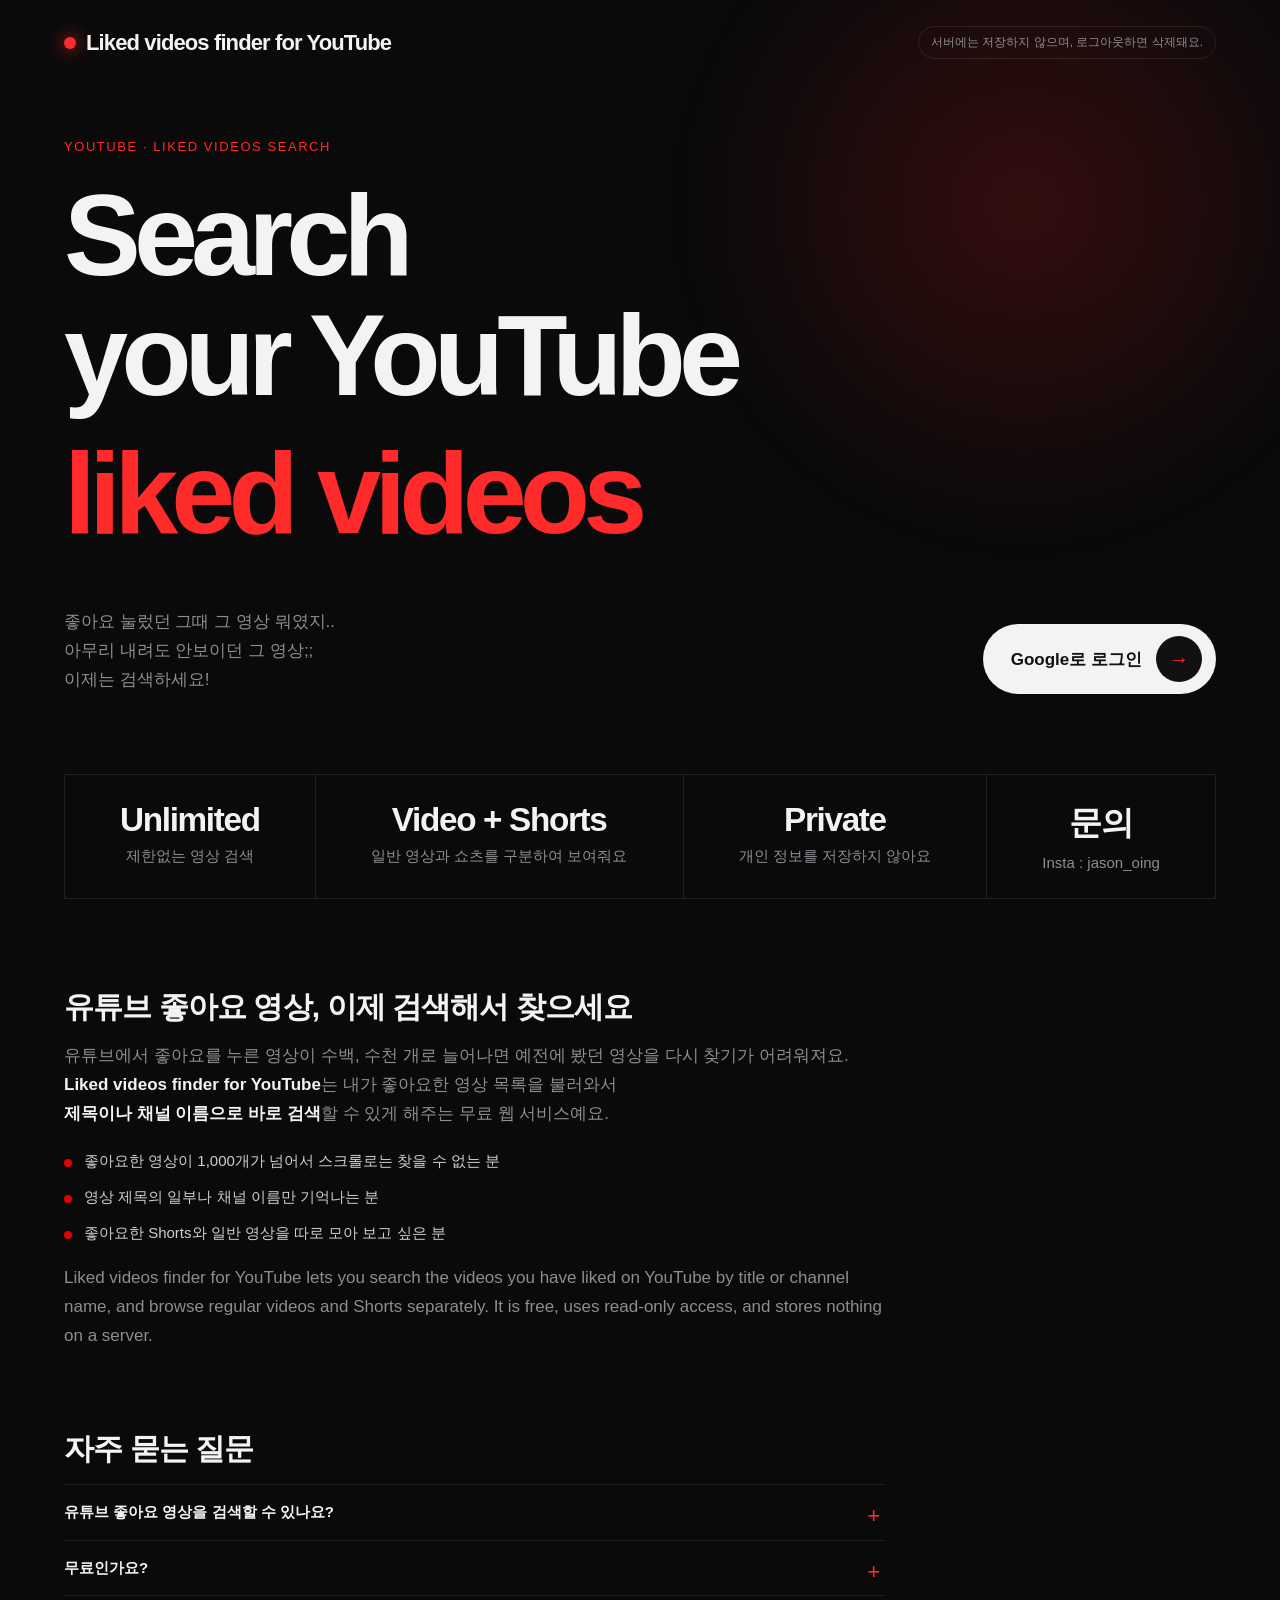
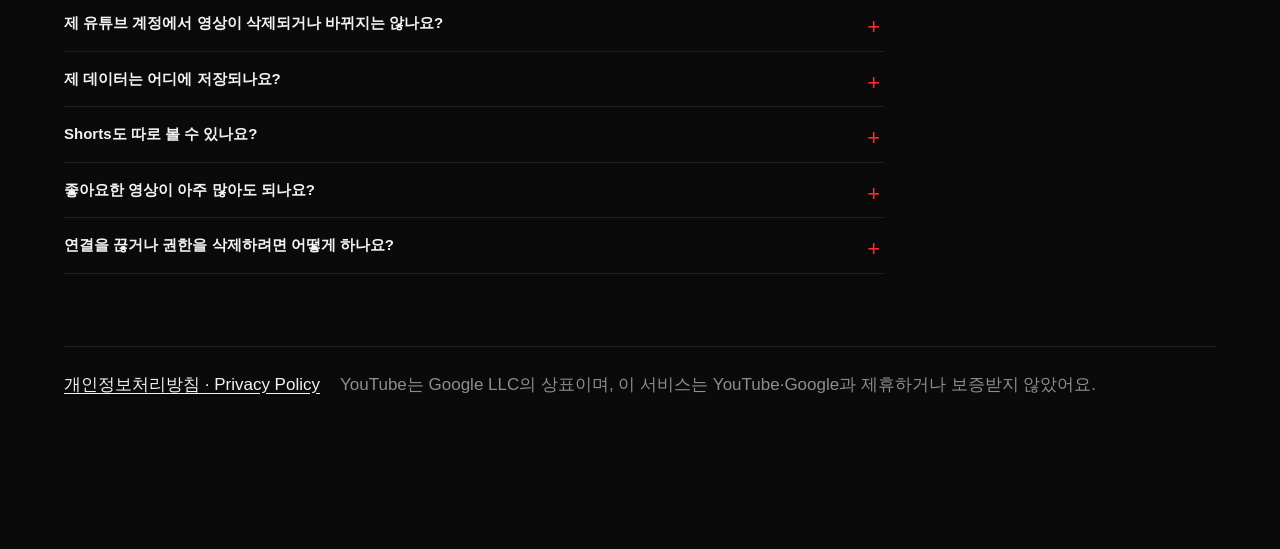
<file: index.html>
<!DOCTYPE html>
<html lang="ko">
<head>
<meta charset="UTF-8" />
<meta name="viewport" content="width=device-width, initial-scale=1.0, viewport-fit=cover" />
<title>Liked videos finder for YouTube – 유튜브 좋아요 영상 검색</title>
<meta name="description" content="유튜브에서 좋아요 누른 영상을 제목·채널명으로 바로 검색하세요. 좋아요가 1,000개가 넘어도 OK. 일반 영상과 Shorts를 나눠 보고, 서버에는 저장하지 않는 무료 서비스예요." />
<link rel="canonical" href="https://likedfinder.com/" />
<meta name="robots" content="index, follow, max-image-preview:large" />
<meta name="theme-color" content="#0a0a0b" />
<meta name="naver-site-verification" content="8fb00585dfeced200c95c1d21e68a49199a536db" />
<link rel="icon" type="image/png" sizes="48x48" href="favicon-48.png" />
<link rel="icon" type="image/png" sizes="192x192" href="icon-192.png" />
<link rel="apple-touch-icon" href="apple-touch-icon.png" />
<meta property="og:type" content="website" />
<meta property="og:site_name" content="Liked videos finder for YouTube" />
<meta property="og:locale" content="ko_KR" />
<meta property="og:title" content="Liked videos finder for YouTube – 유튜브 좋아요 영상 검색" />
<meta property="og:description" content="유튜브에서 좋아요 누른 영상을 제목·채널명으로 바로 검색하세요. 무료, 서버에 저장하지 않아요." />
<meta property="og:url" content="https://likedfinder.com/" />
<meta property="og:image" content="https://likedfinder.com/og-image.png" />
<meta property="og:image:width" content="1200" />
<meta property="og:image:height" content="630" />
<meta property="og:image:alt" content="Liked videos finder for YouTube – 유튜브 좋아요 영상 검색" />
<meta name="twitter:card" content="summary_large_image" />
<meta name="twitter:title" content="Liked videos finder for YouTube – 유튜브 좋아요 영상 검색" />
<meta name="twitter:description" content="유튜브에서 좋아요 누른 영상을 제목·채널명으로 바로 검색하세요. 무료, 서버에 저장하지 않아요." />
<meta name="twitter:image" content="https://likedfinder.com/og-image.png" />
<script type="application/ld+json">
{
  "@context": "https://schema.org",
  "@type": "WebApplication",
  "name": "Liked videos finder for YouTube",
  "alternateName": "유튜브 좋아요 영상 검색",
  "url": "https://likedfinder.com/",
  "description": "유튜브에서 좋아요 누른 영상을 제목·채널명으로 바로 검색하세요. 좋아요가 1,000개가 넘어도 OK. 일반 영상과 Shorts를 나눠 보고, 서버에는 저장하지 않는 무료 서비스예요.",
  "applicationCategory": "UtilitiesApplication",
  "operatingSystem": "Any (web browser)",
  "inLanguage": [
    "ko",
    "en"
  ],
  "isAccessibleForFree": true,
  "image": "https://likedfinder.com/og-image.png",
  "offers": {
    "@type": "Offer",
    "price": "0",
    "priceCurrency": "KRW"
  }
}
</script>
<link rel="stylesheet" href="styles.css" />
<script src="https://accounts.google.com/gsi/client" async defer></script>
</head>
<body>
  <div class="app">

    <header class="top">
      <div class="logo">Liked videos finder for YouTube</div>
      <span class="tag">서버에는 저장하지 않으며, 로그아웃하면 삭제돼요.</span>
    </header>

    <!-- ===== 설정(클라이언트 ID 입력) 화면 ===== -->
    <section id="screen-setup" class="screen active">
      <div class="wrap narrow">
        <div class="kicker">Setup</div>
        <h2 class="page-title">처음 한 번만<br /><span class="outline">설정하세요</span></h2>
        <ol class="setup-steps">
          <li><a href="https://console.cloud.google.com/apis/library/youtube.googleapis.com" target="_blank" rel="noopener">Google Cloud Console</a>에서 프로젝트를 만들고 <b>YouTube Data API v3</b>를 사용 설정하세요.</li>
          <li><a href="https://console.cloud.google.com/apis/credentials" target="_blank" rel="noopener">사용자 인증 정보</a> 메뉴에서 <b>OAuth 클라이언트 ID</b>(웹 애플리케이션)를 만드세요.</li>
          <li>승인된 자바스크립트 원본에 <code id="originHint">http://localhost:4174</code> 를 추가하세요.</li>
          <li>발급된 <b>클라이언트 ID</b>를 아래에 붙여넣으세요.</li>
        </ol>
        <input type="text" id="clientIdInput" class="text-input" placeholder="xxxxxxxx.apps.googleusercontent.com" />
        <p class="hint-text">클라이언트 ID는 이 브라우저에만 저장되며 외부로 전송되지 않아요.</p>
        <button type="button" id="saveClientIdBtn" class="primary-btn" disabled>저장하고 시작하기</button>
      </div>
    </section>

    <!-- ===== 로그인 화면 ===== -->
    <section id="screen-login" class="screen">
      <div class="wrap hero">
        <div class="kicker">YouTube · Liked videos search</div>
        <h1 class="mega">Search<br />your YouTube<br /><span class="red">liked videos</span></h1>
        <div class="hero-row">
          <p>좋아요 눌렀던 그때 그 영상 뭐였지..<br />아무리 내려도 안보이던 그 영상;;<br />이제는 검색하세요!</p>
          <button type="button" id="loginBtn" class="login-btn">Google로 로그인 <i>→</i></button>
        </div>
        <div class="stats">
          <div><b>Unlimited</b><span>제한없는 영상 검색</span></div>
          <div><b>Video + Shorts</b><span>일반 영상과 쇼츠를 구분하여 보여줘요</span></div>
          <div><b>Private</b><span>개인 정보를 저장하지 않아요</span></div>
          <div><b>문의</b><span>Insta : jason_oing</span></div>
        </div>
        <div class="seo">
          <section class="seo-block" aria-labelledby="seo-about">
            <h2 id="seo-about">유튜브 좋아요 영상, 이제 검색해서 찾으세요</h2>
            <p>
              유튜브에서 좋아요를 누른 영상이 수백, 수천 개로 늘어나면 예전에 봤던 영상을 다시 찾기가 어려워져요.<br />
              <b>Liked videos finder for YouTube</b>는 내가 좋아요한 영상 목록을 불러와서<br />
              <b>제목이나 채널 이름으로 바로 검색</b>할 수 있게 해주는 무료 웹 서비스예요.
            </p>
            <ul class="seo-list">
              <li>좋아요한 영상이 1,000개가 넘어서 스크롤로는 찾을 수 없는 분</li>
              <li>영상 제목의 일부나 채널 이름만 기억나는 분</li>
              <li>좋아요한 Shorts와 일반 영상을 따로 모아 보고 싶은 분</li>
            </ul>
            <p lang="en" class="seo-en">
              Liked videos finder for YouTube lets you search the videos you have liked on YouTube by title or channel name,
              and browse regular videos and Shorts separately. It is free, uses read-only access, and stores nothing on a server.
            </p>
          </section>

          <section class="seo-block" aria-labelledby="seo-faq">
            <h2 id="seo-faq">자주 묻는 질문</h2>
            <details>
              <summary>유튜브 좋아요 영상을 검색할 수 있나요?</summary>
              <p>네. 로그인하면 ‘좋아요 표시한 동영상’ 전체 목록을 불러와서 제목과 채널 이름으로 검색할 수 있어요. 목록이 길어서 원하는 영상을 찾기 어려웠다면 이 서비스가 도움이 돼요.</p>
            </details>
            <details>
              <summary>무료인가요?</summary>
              <p>네, 무료예요.</p>
            </details>
            <details>
              <summary>제 유튜브 계정에서 영상이 삭제되거나 바뀌지는 않나요?</summary>
              <p>아니요. YouTube 계정을 읽기만 하는 권한(<code>youtube.readonly</code>) 하나만 요청하고, 영상 삭제·수정·댓글·구독 같은 권한은 요청하지 않아요.</p>
            </details>
            <details>
              <summary>제 데이터는 어디에 저장되나요?</summary>
              <p>서버에는 저장하지 않아요. 불러온 목록은 내 브라우저에만 임시로 보관되고, 로그아웃하면 삭제돼요. 자세한 내용은 <a href="privacy.html">개인정보처리방침</a>에서 확인할 수 있어요.</p>
            </details>
            <details>
              <summary>Shorts도 따로 볼 수 있나요?</summary>
              <p>네. 목록 위의 ‘일반 영상’, ‘Shorts’ 탭으로 나눠서 볼 수 있어요.</p>
            </details>
            <details>
              <summary>좋아요한 영상이 아주 많아도 되나요?</summary>
              <p>네, 1,000개가 넘어도 사용할 수 있어요. 처음 불러올 때는 영상 수에 따라 몇십 초가 걸릴 수 있어요.</p>
            </details>
            <details>
              <summary>연결을 끊거나 권한을 삭제하려면 어떻게 하나요?</summary>
              <p>서비스 안의 ‘로그아웃’을 누르면 권한이 취소되고 저장된 데이터가 삭제돼요. <a href="https://myaccount.google.com/permissions" target="_blank" rel="noopener">Google 계정의 서드파티 액세스 설정</a>에서도 언제든 삭제할 수 있어요.</p>
            </details>
          </section>
        </div>

        <p class="legal">
          <a href="privacy.html">개인정보처리방침 · Privacy Policy</a>
          <span>YouTube는 Google LLC의 상표이며, 이 서비스는 YouTube·Google과 제휴하거나 보증받지 않았어요.</span>
        </p>
      </div>
    </section>

    <!-- ===== 메인(검색) 화면 ===== -->
    <section id="screen-main" class="screen">
      <div class="wrap">
        <div class="lib-top">
          <h2 class="page-title">Liked<br />videos</h2>
          <div class="big">
            <b id="resultNum">0</b>
            <span id="resultCount"></span>
            <span class="sync-status" id="syncStatus">아직 동기화하지 않았어요</span>
          </div>
        </div>

        <div class="bar">
          <label class="search">
            <span aria-hidden="true">⌕</span>
            <input type="text" id="searchInput" placeholder="제목 또는 채널명으로 검색" />
          </label>
          <label class="sel-wrap">
            <span class="sel-text" id="channelFilterText">모든 채널</span><svg class="sel-arrow" viewBox="0 0 12 8" width="12" height="8" aria-hidden="true"><path d="M1 1.5l5 5 5-5" fill="none" stroke="currentColor" stroke-width="1.8" stroke-linecap="round" stroke-linejoin="round"/></svg>
            <select id="channelFilter" class="sel" aria-label="채널 필터">
              <option value="">모든 채널</option>
            </select>
          </label>
          <label class="sel-wrap">
            <span class="sel-text" id="sortSelectText">최근 좋아요순</span><svg class="sel-arrow" viewBox="0 0 12 8" width="12" height="8" aria-hidden="true"><path d="M1 1.5l5 5 5-5" fill="none" stroke="currentColor" stroke-width="1.8" stroke-linecap="round" stroke-linejoin="round"/></svg>
            <select id="sortSelect" class="sel" aria-label="정렬">
              <option value="recent">최근 좋아요순</option>
              <option value="oldest">오래된 좋아요순</option>
              <option value="title">제목순</option>
              <option value="channel">채널순</option>
            </select>
          </label>
        </div>

        <div class="kind-tabs" id="kindTabs" role="tablist" aria-label="영상 종류">
          <button type="button" class="on" data-kind="all">전체 <i>0</i></button>
          <button type="button" data-kind="video">일반 영상 <i>0</i></button>
          <button type="button" data-kind="short">Shorts <i>0</i></button>
          <button type="button" id="logoutBtn" class="logout-btn">로그아웃</button>
        </div>

        <main class="video-list" id="videoList"></main>
      </div>

      <p class="foot-note">클릭하면 유튜브로 연결돼요</p>
    </section>

    <!-- ===== 동기화 진행 화면 ===== -->
    <section id="screen-syncing" class="screen">
      <div class="loading-wrap">
        <div class="spinner"></div>
        <div class="loading-text" id="syncingText">좋아요 목록을 불러오는 중...</div>
        <div class="loading-sub" id="syncingCount">0개</div>
      </div>
    </section>

  </div>

  <div class="toast" id="toast"></div>

  <script src="app.js"></script>
</body>
</html>
</file>
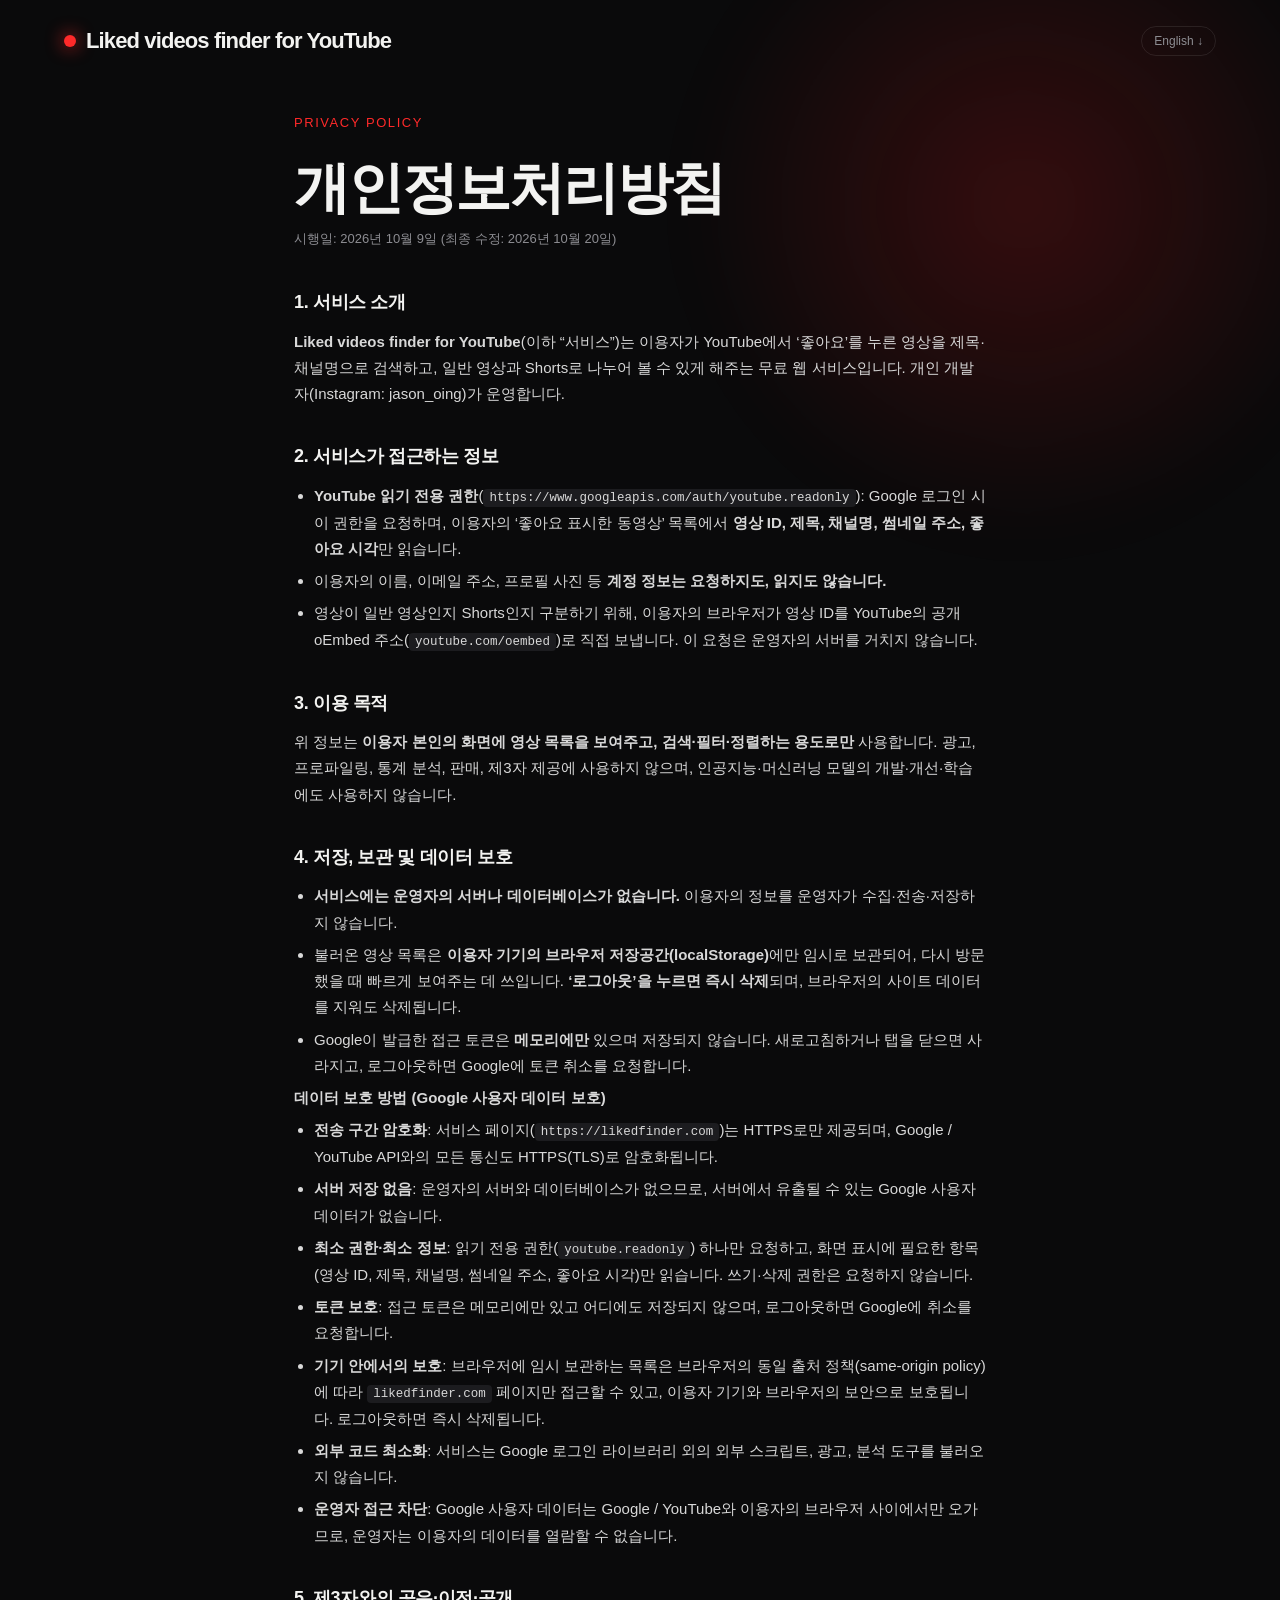
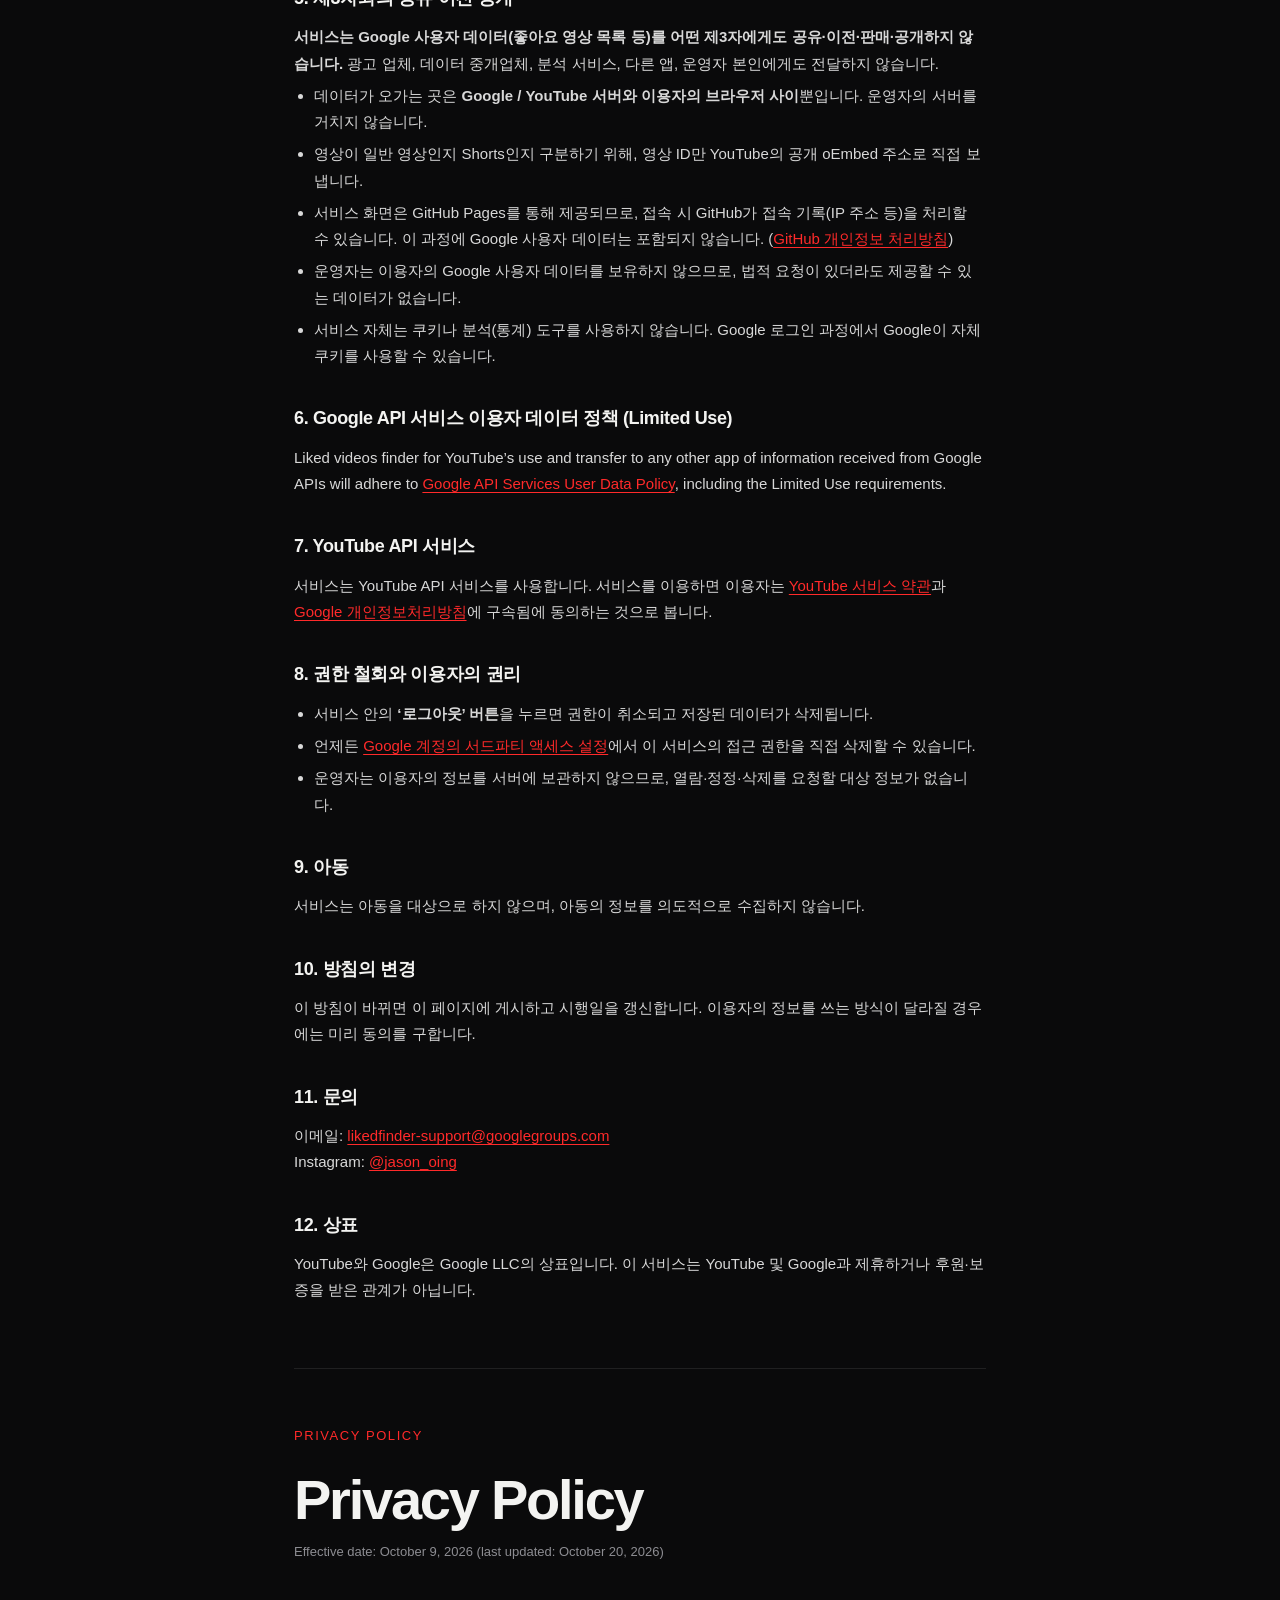
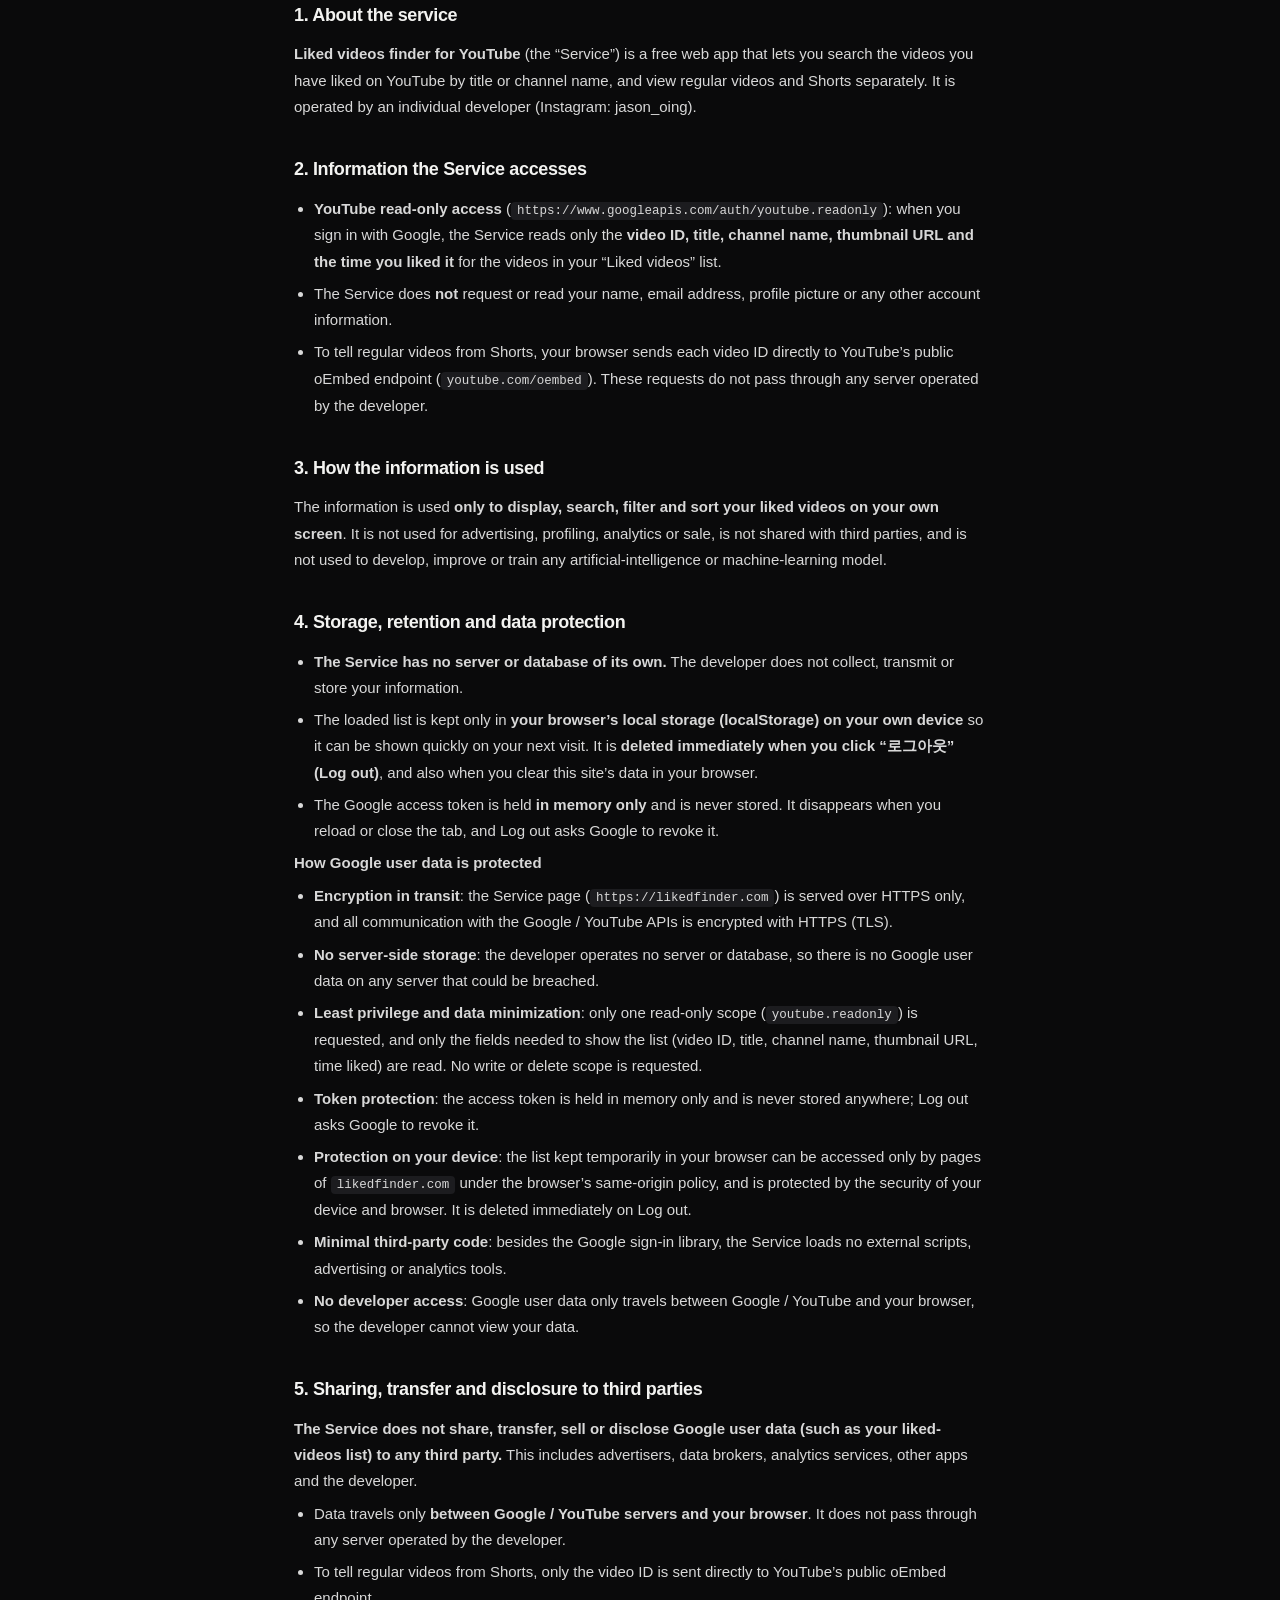
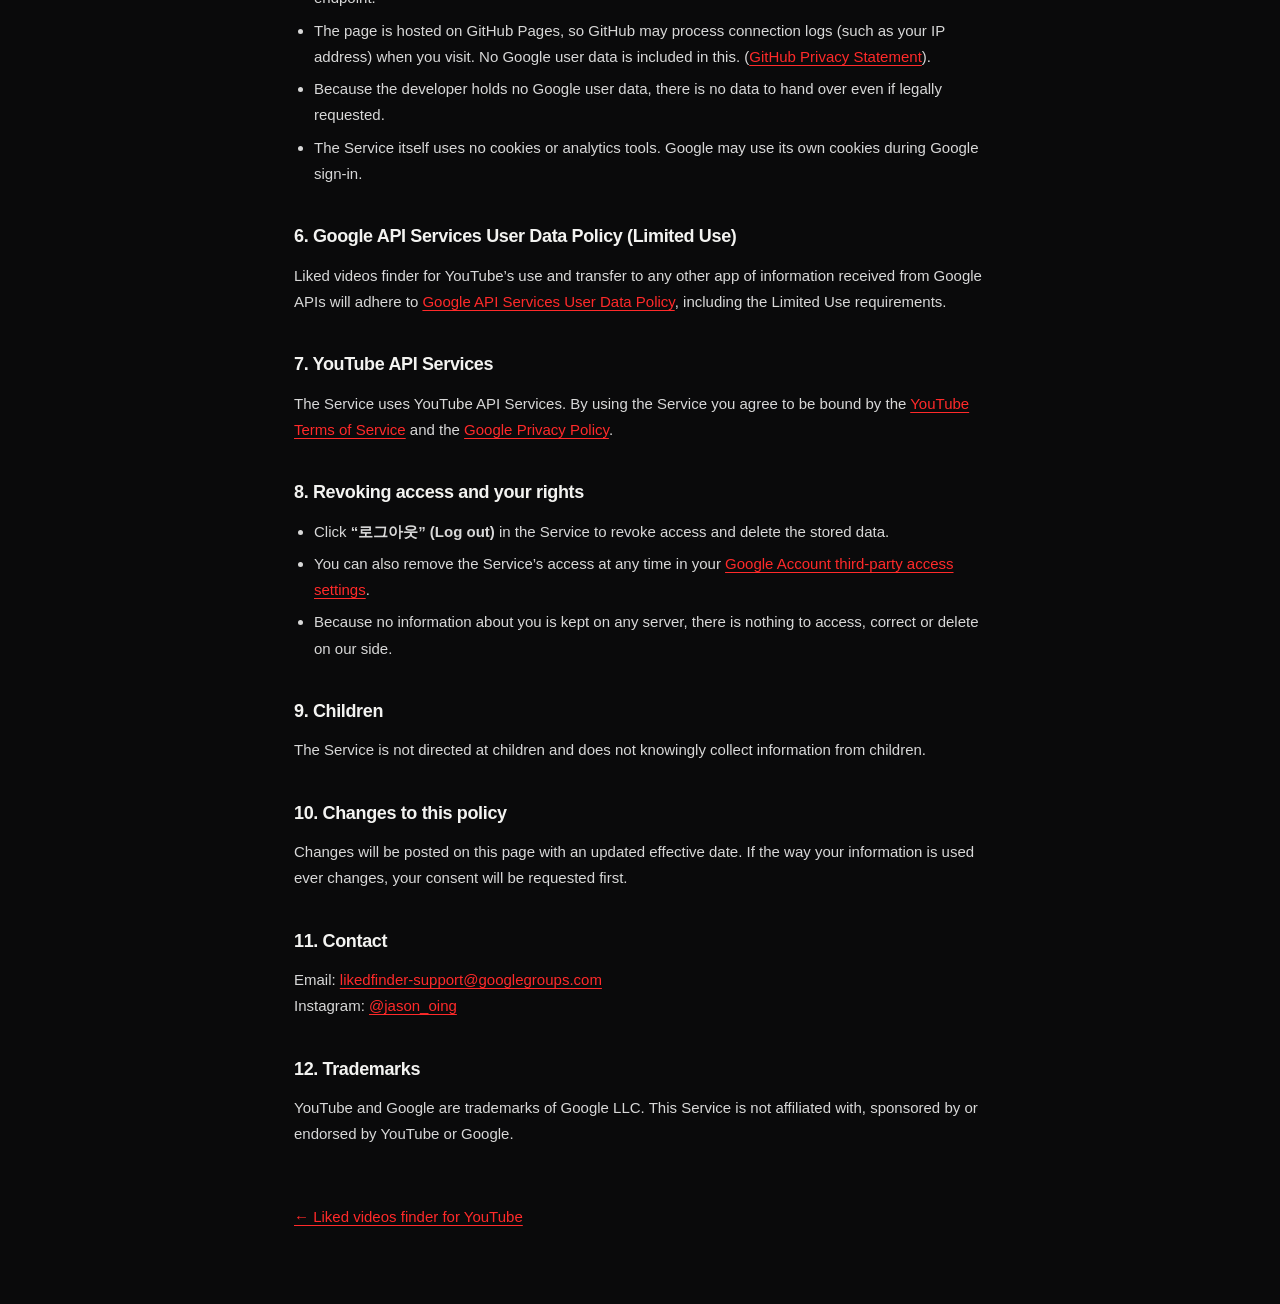
<file: privacy.html>
<!DOCTYPE html>
<html lang="ko">
<head>
<meta charset="UTF-8" />
<meta name="viewport" content="width=device-width, initial-scale=1.0, viewport-fit=cover" />
<title>개인정보처리방침 · Privacy Policy – Liked videos finder for YouTube</title>
<meta name="description" content="Privacy Policy of Liked videos finder for YouTube" />
<link rel="canonical" href="https://likedfinder.com/privacy.html" />
<meta name="theme-color" content="#0a0a0b" />
<link rel="icon" type="image/png" sizes="48x48" href="favicon-48.png" />
<link rel="icon" type="image/png" sizes="192x192" href="icon-192.png" />
<link rel="apple-touch-icon" href="apple-touch-icon.png" />
<link rel="stylesheet" href="styles.css" />
</head>
<body>
  <div class="app">
    <header class="top">
      <a class="logo" href="./">Liked videos finder for YouTube</a>
      <a class="lang-link" href="#en">English ↓</a>
    </header>

    <main class="wrap doc">

      <!-- ===================== 한국어 ===================== -->
      <section id="ko" lang="ko">
        <div class="kicker">Privacy Policy</div>
        <h1 class="doc-title">개인정보처리방침</h1>
        <p class="doc-meta">시행일: 2026년 10월 9일 (최종 수정: 2026년 10월 20일)</p>

        <h2>1. 서비스 소개</h2>
        <p>
          <b>Liked videos finder for YouTube</b>(이하 “서비스”)는 이용자가 YouTube에서 ‘좋아요’를 누른 영상을
          제목·채널명으로 검색하고, 일반 영상과 Shorts로 나누어 볼 수 있게 해주는 무료 웹 서비스입니다.
          개인 개발자(Instagram: jason_oing)가 운영합니다.
        </p>

        <h2>2. 서비스가 접근하는 정보</h2>
        <ul>
          <li>
            <b>YouTube 읽기 전용 권한</b>(<code>https://www.googleapis.com/auth/youtube.readonly</code>):
            Google 로그인 시 이 권한을 요청하며, 이용자의 ‘좋아요 표시한 동영상’ 목록에서
            <b>영상 ID, 제목, 채널명, 썸네일 주소, 좋아요 시각</b>만 읽습니다.
          </li>
          <li>
            이용자의 이름, 이메일 주소, 프로필 사진 등 <b>계정 정보는 요청하지도, 읽지도 않습니다.</b>
          </li>
          <li>
            영상이 일반 영상인지 Shorts인지 구분하기 위해, 이용자의 브라우저가 영상 ID를
            YouTube의 공개 oEmbed 주소(<code>youtube.com/oembed</code>)로 직접 보냅니다. 이 요청은 운영자의 서버를 거치지 않습니다.
          </li>
        </ul>

        <h2>3. 이용 목적</h2>
        <p>
          위 정보는 <b>이용자 본인의 화면에 영상 목록을 보여주고, 검색·필터·정렬하는 용도로만</b> 사용합니다.
          광고, 프로파일링, 통계 분석, 판매, 제3자 제공에 사용하지 않으며,
          인공지능·머신러닝 모델의 개발·개선·학습에도 사용하지 않습니다.
        </p>

        <h2>4. 저장, 보관 및 데이터 보호</h2>
        <ul>
          <li><b>서비스에는 운영자의 서버나 데이터베이스가 없습니다.</b> 이용자의 정보를 운영자가 수집·전송·저장하지 않습니다.</li>
          <li>
            불러온 영상 목록은 <b>이용자 기기의 브라우저 저장공간(localStorage)</b>에만 임시로 보관되어, 다시 방문했을 때
            빠르게 보여주는 데 쓰입니다. <b>‘로그아웃’을 누르면 즉시 삭제</b>되며, 브라우저의 사이트 데이터를 지워도 삭제됩니다.
          </li>
          <li>
            Google이 발급한 접근 토큰은 <b>메모리에만</b> 있으며 저장되지 않습니다. 새로고침하거나 탭을 닫으면 사라지고,
            로그아웃하면 Google에 토큰 취소를 요청합니다.
          </li>
        </ul>
        <p><b>데이터 보호 방법 (Google 사용자 데이터 보호)</b></p>
        <ul>
          <li><b>전송 구간 암호화</b>: 서비스 페이지(<code>https://likedfinder.com</code>)는 HTTPS로만 제공되며, Google / YouTube API와의 모든 통신도 HTTPS(TLS)로 암호화됩니다.</li>
          <li><b>서버 저장 없음</b>: 운영자의 서버와 데이터베이스가 없으므로, 서버에서 유출될 수 있는 Google 사용자 데이터가 없습니다.</li>
          <li><b>최소 권한·최소 정보</b>: 읽기 전용 권한(<code>youtube.readonly</code>) 하나만 요청하고, 화면 표시에 필요한 항목(영상 ID, 제목, 채널명, 썸네일 주소, 좋아요 시각)만 읽습니다. 쓰기·삭제 권한은 요청하지 않습니다.</li>
          <li><b>토큰 보호</b>: 접근 토큰은 메모리에만 있고 어디에도 저장되지 않으며, 로그아웃하면 Google에 취소를 요청합니다.</li>
          <li><b>기기 안에서의 보호</b>: 브라우저에 임시 보관하는 목록은 브라우저의 동일 출처 정책(same-origin policy)에 따라 <code>likedfinder.com</code> 페이지만 접근할 수 있고, 이용자 기기와 브라우저의 보안으로 보호됩니다. 로그아웃하면 즉시 삭제됩니다.</li>
          <li><b>외부 코드 최소화</b>: 서비스는 Google 로그인 라이브러리 외의 외부 스크립트, 광고, 분석 도구를 불러오지 않습니다.</li>
          <li><b>운영자 접근 차단</b>: Google 사용자 데이터는 Google / YouTube와 이용자의 브라우저 사이에서만 오가므로, 운영자는 이용자의 데이터를 열람할 수 없습니다.</li>
        </ul>

        <h2>5. 제3자와의 공유·이전·공개</h2>
        <p>
          <b>서비스는 Google 사용자 데이터(좋아요 영상 목록 등)를 어떤 제3자에게도 공유·이전·판매·공개하지 않습니다.</b>
          광고 업체, 데이터 중개업체, 분석 서비스, 다른 앱, 운영자 본인에게도 전달하지 않습니다.
        </p>
        <ul>
          <li>데이터가 오가는 곳은 <b>Google / YouTube 서버와 이용자의 브라우저 사이</b>뿐입니다. 운영자의 서버를 거치지 않습니다.</li>
          <li>영상이 일반 영상인지 Shorts인지 구분하기 위해, 영상 ID만 YouTube의 공개 oEmbed 주소로 직접 보냅니다.</li>
          <li>
            서비스 화면은 GitHub Pages를 통해 제공되므로, 접속 시 GitHub가 접속 기록(IP 주소 등)을 처리할 수 있습니다.
            이 과정에 Google 사용자 데이터는 포함되지 않습니다.
            (<a href="https://docs.github.com/site-policy/privacy-policies/github-general-privacy-statement" target="_blank" rel="noopener">GitHub 개인정보 처리방침</a>)
          </li>
          <li>운영자는 이용자의 Google 사용자 데이터를 보유하지 않으므로, 법적 요청이 있더라도 제공할 수 있는 데이터가 없습니다.</li>
          <li>서비스 자체는 쿠키나 분석(통계) 도구를 사용하지 않습니다. Google 로그인 과정에서 Google이 자체 쿠키를 사용할 수 있습니다.</li>
        </ul>

        <h2>6. Google API 서비스 이용자 데이터 정책 (Limited Use)</h2>
        <p>
          Liked videos finder for YouTube’s use and transfer to any other app of information received from Google APIs
          will adhere to
          <a href="https://developers.google.com/terms/api-services-user-data-policy#additional_requirements_for_specific_api_scopes" target="_blank" rel="noopener">Google API Services User Data Policy</a>,
          including the Limited Use requirements.
        </p>

        <h2>7. YouTube API 서비스</h2>
        <p>
          서비스는 YouTube API 서비스를 사용합니다. 서비스를 이용하면 이용자는
          <a href="https://www.youtube.com/t/terms" target="_blank" rel="noopener">YouTube 서비스 약관</a>과
          <a href="https://policies.google.com/privacy" target="_blank" rel="noopener">Google 개인정보처리방침</a>에 구속됨에 동의하는 것으로 봅니다.
        </p>

        <h2>8. 권한 철회와 이용자의 권리</h2>
        <ul>
          <li>서비스 안의 <b>‘로그아웃’ 버튼</b>을 누르면 권한이 취소되고 저장된 데이터가 삭제됩니다.</li>
          <li>
            언제든 <a href="https://myaccount.google.com/permissions" target="_blank" rel="noopener">Google 계정의 서드파티 액세스 설정</a>에서
            이 서비스의 접근 권한을 직접 삭제할 수 있습니다.
          </li>
          <li>운영자는 이용자의 정보를 서버에 보관하지 않으므로, 열람·정정·삭제를 요청할 대상 정보가 없습니다.</li>
        </ul>

        <h2>9. 아동</h2>
        <p>서비스는 아동을 대상으로 하지 않으며, 아동의 정보를 의도적으로 수집하지 않습니다.</p>

        <h2>10. 방침의 변경</h2>
        <p>이 방침이 바뀌면 이 페이지에 게시하고 시행일을 갱신합니다. 이용자의 정보를 쓰는 방식이 달라질 경우에는 미리 동의를 구합니다.</p>

        <h2>11. 문의</h2>
        <p>
          이메일: <a href="mailto:likedfinder-support@googlegroups.com">likedfinder-support@googlegroups.com</a><br />
          Instagram: <a href="https://www.instagram.com/jason_oing/" target="_blank" rel="noopener">@jason_oing</a>
        </p>

        <h2>12. 상표</h2>
        <p>
          YouTube와 Google은 Google LLC의 상표입니다. 이 서비스는 YouTube 및 Google과 제휴하거나 후원·보증을 받은 관계가 아닙니다.
        </p>
      </section>

      <hr class="doc-sep" />

      <!-- ===================== English ===================== -->
      <section id="en" lang="en">
        <div class="kicker">Privacy Policy</div>
        <h1 class="doc-title">Privacy Policy</h1>
        <p class="doc-meta">Effective date: October 9, 2026 (last updated: October 20, 2026)</p>

        <h2>1. About the service</h2>
        <p>
          <b>Liked videos finder for YouTube</b> (the “Service”) is a free web app that lets you search the videos you have
          liked on YouTube by title or channel name, and view regular videos and Shorts separately. It is operated by an
          individual developer (Instagram: jason_oing).
        </p>

        <h2>2. Information the Service accesses</h2>
        <ul>
          <li>
            <b>YouTube read-only access</b> (<code>https://www.googleapis.com/auth/youtube.readonly</code>): when you sign in with Google,
            the Service reads only the <b>video ID, title, channel name, thumbnail URL and the time you liked it</b> for the videos in
            your “Liked videos” list.
          </li>
          <li>
            The Service does <b>not</b> request or read your name, email address, profile picture or any other account information.
          </li>
          <li>
            To tell regular videos from Shorts, your browser sends each video ID directly to YouTube’s public oEmbed endpoint
            (<code>youtube.com/oembed</code>). These requests do not pass through any server operated by the developer.
          </li>
        </ul>

        <h2>3. How the information is used</h2>
        <p>
          The information is used <b>only to display, search, filter and sort your liked videos on your own screen</b>.
          It is not used for advertising, profiling, analytics or sale, is not shared with third parties, and is not used to develop,
          improve or train any artificial-intelligence or machine-learning model.
        </p>

        <h2>4. Storage, retention and data protection</h2>
        <ul>
          <li><b>The Service has no server or database of its own.</b> The developer does not collect, transmit or store your information.</li>
          <li>
            The loaded list is kept only in <b>your browser’s local storage (localStorage) on your own device</b> so it can be shown
            quickly on your next visit. It is <b>deleted immediately when you click “로그아웃” (Log out)</b>, and also when you clear
            this site’s data in your browser.
          </li>
          <li>
            The Google access token is held <b>in memory only</b> and is never stored. It disappears when you reload or close the tab,
            and Log out asks Google to revoke it.
          </li>
        </ul>
        <p><b>How Google user data is protected</b></p>
        <ul>
          <li><b>Encryption in transit</b>: the Service page (<code>https://likedfinder.com</code>) is served over HTTPS only, and all communication with the Google / YouTube APIs is encrypted with HTTPS (TLS).</li>
          <li><b>No server-side storage</b>: the developer operates no server or database, so there is no Google user data on any server that could be breached.</li>
          <li><b>Least privilege and data minimization</b>: only one read-only scope (<code>youtube.readonly</code>) is requested, and only the fields needed to show the list (video ID, title, channel name, thumbnail URL, time liked) are read. No write or delete scope is requested.</li>
          <li><b>Token protection</b>: the access token is held in memory only and is never stored anywhere; Log out asks Google to revoke it.</li>
          <li><b>Protection on your device</b>: the list kept temporarily in your browser can be accessed only by pages of <code>likedfinder.com</code> under the browser’s same-origin policy, and is protected by the security of your device and browser. It is deleted immediately on Log out.</li>
          <li><b>Minimal third-party code</b>: besides the Google sign-in library, the Service loads no external scripts, advertising or analytics tools.</li>
          <li><b>No developer access</b>: Google user data only travels between Google / YouTube and your browser, so the developer cannot view your data.</li>
        </ul>

        <h2>5. Sharing, transfer and disclosure to third parties</h2>
        <p>
          <b>The Service does not share, transfer, sell or disclose Google user data (such as your liked-videos list) to any third party.</b>
          This includes advertisers, data brokers, analytics services, other apps and the developer.
        </p>
        <ul>
          <li>Data travels only <b>between Google / YouTube servers and your browser</b>. It does not pass through any server operated by the developer.</li>
          <li>To tell regular videos from Shorts, only the video ID is sent directly to YouTube’s public oEmbed endpoint.</li>
          <li>
            The page is hosted on GitHub Pages, so GitHub may process connection logs (such as your IP address) when you visit.
            No Google user data is included in this.
            (<a href="https://docs.github.com/site-policy/privacy-policies/github-general-privacy-statement" target="_blank" rel="noopener">GitHub Privacy Statement</a>).
          </li>
          <li>Because the developer holds no Google user data, there is no data to hand over even if legally requested.</li>
          <li>The Service itself uses no cookies or analytics tools. Google may use its own cookies during Google sign-in.</li>
        </ul>

        <h2>6. Google API Services User Data Policy (Limited Use)</h2>
        <p>
          Liked videos finder for YouTube’s use and transfer to any other app of information received from Google APIs will adhere to
          <a href="https://developers.google.com/terms/api-services-user-data-policy#additional_requirements_for_specific_api_scopes" target="_blank" rel="noopener">Google API Services User Data Policy</a>,
          including the Limited Use requirements.
        </p>

        <h2>7. YouTube API Services</h2>
        <p>
          The Service uses YouTube API Services. By using the Service you agree to be bound by the
          <a href="https://www.youtube.com/t/terms" target="_blank" rel="noopener">YouTube Terms of Service</a> and the
          <a href="https://policies.google.com/privacy" target="_blank" rel="noopener">Google Privacy Policy</a>.
        </p>

        <h2>8. Revoking access and your rights</h2>
        <ul>
          <li>Click <b>“로그아웃” (Log out)</b> in the Service to revoke access and delete the stored data.</li>
          <li>
            You can also remove the Service’s access at any time in your
            <a href="https://myaccount.google.com/permissions" target="_blank" rel="noopener">Google Account third-party access settings</a>.
          </li>
          <li>Because no information about you is kept on any server, there is nothing to access, correct or delete on our side.</li>
        </ul>

        <h2>9. Children</h2>
        <p>The Service is not directed at children and does not knowingly collect information from children.</p>

        <h2>10. Changes to this policy</h2>
        <p>Changes will be posted on this page with an updated effective date. If the way your information is used ever changes, your consent will be requested first.</p>

        <h2>11. Contact</h2>
        <p>
          Email: <a href="mailto:likedfinder-support@googlegroups.com">likedfinder-support@googlegroups.com</a><br />
          Instagram: <a href="https://www.instagram.com/jason_oing/" target="_blank" rel="noopener">@jason_oing</a>
        </p>

        <h2>12. Trademarks</h2>
        <p>
          YouTube and Google are trademarks of Google LLC. This Service is not affiliated with, sponsored by or endorsed by YouTube or Google.
        </p>
      </section>

      <p class="doc-back"><a href="./">← Liked videos finder for YouTube</a></p>
    </main>
  </div>
</body>
</html>
</file>
<file: styles.css>
* {
  box-sizing: border-box;
  margin: 0;
  padding: 0;
}

:root {
  --bg: #0a0a0b;
  --panel: #141416;
  --panel-2: #1c1c1f;
  --ink: #f3f3f1;
  --muted: #8d8d92;
  --line: rgba(255, 255, 255, 0.09);
  --red: #ff2a2a;
  --red-solid: #e50000;
  --red-glow: rgba(255, 30, 30, 0.18);
  /* side space of the whole page: grows with the screen, never below 24px */
  --gutter: clamp(24px, 5vw, 72px);
}

html, body {
  background: var(--bg);
  color: var(--ink);
  min-height: 100%;
  font-family: "Helvetica Neue", "Pretendard", "Apple SD Gothic Neo", "Noto Sans KR", "Malgun Gothic", Arial, sans-serif;
  -webkit-font-smoothing: antialiased;
}

body {
  min-height: 100vh;
  overflow-x: hidden;
}

/* soft red glow in the corner */
body::before {
  content: "";
  position: fixed;
  inset: -20% -10% auto auto;
  width: 60vw;
  height: 60vw;
  border-radius: 50%;
  background: radial-gradient(circle, var(--red-glow), transparent 62%);
  filter: blur(30px);
  pointer-events: none;
}

a {
  color: inherit;
  text-decoration: none;
}

.app {
  position: relative;
  min-height: 100vh;
}

.screen {
  display: none;
  flex-direction: column;
  min-height: calc(100vh - 80px);
}
.screen.active {
  display: flex;
}

/* ---------- top bar ---------- */
.top {
  position: relative;
  max-width: calc(1192px + 2 * var(--gutter));
  margin: 0 auto;
  padding: 26px var(--gutter) 0;
  display: flex;
  justify-content: space-between;
  align-items: center;
  gap: 12px;
}
.logo {
  font-weight: 800;
  letter-spacing: -0.04em;
  font-size: 22px;
  display: flex;
  align-items: center;
  gap: 10px;
}
.logo::before {
  content: "";
  width: 12px;
  height: 12px;
  border-radius: 50%;
  background: var(--red);
  box-shadow: 0 0 18px var(--red);
}
.tag {
  font-size: 12px;
  color: var(--muted);
  border: 1px solid var(--line);
  padding: 7px 12px;
  border-radius: 999px;
  white-space: nowrap;
}

.wrap {
  position: relative;
  max-width: calc(1192px + 2 * var(--gutter));
  margin: 0 auto;
  padding: 0 var(--gutter);
  width: 100%;
}
.wrap.narrow {
  max-width: 640px;
  padding-top: 56px;
  padding-bottom: 60px;
}

.kicker {
  color: var(--red);
  font-size: 13px;
  letter-spacing: 0.12em;
  text-transform: uppercase;
  margin-bottom: 22px;
}

.outline {
  color: transparent;
  -webkit-text-stroke: 1.5px var(--ink);
}
.red {
  color: var(--red);
}

/* ---------- login hero ---------- */
.hero {
  padding: 80px var(--gutter) 150px;
}
h1.mega {
  font-size: clamp(56px, 9vw, 140px);
  line-height: 1.04;
  letter-spacing: -0.06em;
  font-weight: 800;
  word-break: keep-all;
}
h1.mega .outline {
  -webkit-text-stroke-width: 2px;
}
/* a little breathing room between "your YouTube" and "liked videos" */
h1.mega .red {
  display: inline-block;
  margin-top: 0.16em;
}
.hero-row {
  display: flex;
  justify-content: space-between;
  align-items: flex-end;
  gap: 40px;
  margin-top: 54px;
  flex-wrap: wrap;
}
.hero p {
  max-width: 420px;
  color: var(--muted);
  line-height: 1.7;
  font-size: 17px;
  word-break: keep-all;
}
.login-btn {
  display: inline-flex;
  align-items: center;
  gap: 14px;
  background: var(--ink);
  color: #111;
  border: 0;
  padding: 12px 14px 12px 28px;
  border-radius: 999px;
  font: inherit;
  font-size: 17px;
  font-weight: 700;
  cursor: pointer;
  transition: transform 0.25s, background 0.25s, color 0.25s;
}
.login-btn i {
  width: 46px;
  height: 46px;
  border-radius: 50%;
  background: #111;
  color: var(--red);
  display: grid;
  place-items: center;
  font-style: normal;
  font-size: 20px;
  transition: transform 0.25s;
}
.login-btn:hover:not(:disabled) {
  background: var(--red-solid);
  color: #fff;
}
.login-btn:hover:not(:disabled) i {
  transform: rotate(-45deg);
}
.login-btn:disabled {
  opacity: 0.5;
  cursor: not-allowed;
}
/* Four boxed cells: a frame (top, bottom, left, right) with three dividers.
   Each cell is as wide as its own text plus an equal share of the spare room,
   and the text is centred inside it. */
.stats {
  display: flex;
  align-items: stretch;
  border-top: 1px solid var(--line);
  border-bottom: 1px solid var(--line);
  border-left: 1px solid var(--line);
  margin-top: 80px;
}
.stats > div {
  flex: 1 1 auto;
  padding: 26px clamp(16px, 2.4vw, 40px);
  border-right: 1px solid var(--line);
  text-align: center;
}
.stats b {
  display: block;
  font-size: clamp(22px, 2.6vw, 36px);
  letter-spacing: -0.04em;
  white-space: nowrap;
  margin-bottom: 8px;
}
.stats span {
  color: var(--muted);
  font-size: 15px;
}

/* small legal line at the bottom of the login screen */
.legal {
  margin-top: 28px;
  display: flex;
  flex-wrap: wrap;
  gap: 8px 20px;
  align-items: center;
  font-size: 12.5px;
  color: var(--muted);
}
.seo + .legal {
  margin-top: 72px;
  max-width: none;
  padding-top: 24px;
  border-top: 1px solid var(--line);
}
.legal a {
  color: var(--ink);
  text-decoration: underline;
  text-underline-offset: 3px;
}

/* ---------- privacy policy page ---------- */
.doc {
  max-width: 820px;
  padding-top: 56px;
  padding-bottom: 80px;
  line-height: 1.75;
  font-size: 15px;
  color: #d8d8d8;
}
.doc-title {
  font-size: clamp(34px, 6vw, 56px);
  letter-spacing: -0.04em;
  line-height: 1.1;
  color: var(--ink);
}
.doc-meta {
  margin: 10px 0 36px;
  color: var(--muted);
  font-size: 13px;
}
.doc h2 {
  margin: 34px 0 10px;
  font-size: 18px;
  color: var(--ink);
  letter-spacing: -0.02em;
}
.doc ul {
  padding-left: 20px;
}
.doc li {
  margin: 6px 0;
}
.doc a {
  color: var(--red);
  text-decoration: underline;
  text-underline-offset: 3px;
}
.doc code {
  background: var(--panel-2);
  padding: 2px 6px;
  border-radius: 4px;
  font-size: 12.5px;
  word-break: break-all;
}
.doc-sep {
  margin: 64px 0 56px;
  border: 0;
  border-top: 1px solid var(--line);
}
.doc-back {
  margin-top: 56px;
}
a.logo {
  color: var(--ink);
}
.lang-link {
  font-size: 12px;
  color: var(--muted);
  border: 1px solid var(--line);
  padding: 7px 12px;
  border-radius: 999px;
  white-space: nowrap;
}

/* ---------- intro text under the login screen (also read by search engines) ---------- */
.seo {
  margin-top: 88px;
  max-width: 820px;
  display: grid;
  gap: 64px;
  color: #cfcfcf;
  font-size: 15px;
  line-height: 1.85;
  word-break: keep-all;
}
.seo h2 {
  font-size: clamp(22px, 3vw, 30px);
  line-height: 1.3;
  letter-spacing: -0.03em;
  color: var(--ink);
  margin-bottom: 16px;
}
.seo p {
  max-width: none;
  margin-bottom: 14px;
}
.seo b {
  color: var(--ink);
}
.seo code {
  background: var(--panel-2);
  padding: 2px 6px;
  border-radius: 4px;
  font-size: 13px;
}
.seo a {
  color: var(--red);
  text-decoration: underline;
  text-underline-offset: 3px;
}
.seo-list {
  list-style: none;
  display: grid;
  gap: 8px;
  margin: 18px 0;
}
.seo-list li {
  position: relative;
  padding-left: 20px;
}
.seo-list li::before {
  content: "";
  position: absolute;
  left: 0;
  top: 0.8em;
  width: 8px;
  height: 8px;
  border-radius: 50%;
  background: var(--red-solid);
}
.seo-en {
  color: var(--muted);
  font-size: 14px;
}
.seo details {
  border-top: 1px solid var(--line);
}
.seo details:last-of-type {
  border-bottom: 1px solid var(--line);
}
.seo summary {
  cursor: pointer;
  list-style: none;
  padding: 16px 28px 16px 0;
  position: relative;
  font-weight: 600;
  color: var(--ink);
  line-height: 1.5;
}
.seo summary::-webkit-details-marker {
  display: none;
}
.seo summary::after {
  content: "+";
  position: absolute;
  right: 4px;
  top: 14px;
  font-size: 22px;
  font-weight: 400;
  color: var(--red);
}
.seo details[open] summary::after {
  content: "–";
}
.seo details p {
  padding-bottom: 6px;
}

/* ---------- library ---------- */
.page-title {
  font-size: clamp(44px, 8vw, 110px);
  line-height: 1;
  letter-spacing: -0.055em;
  font-weight: 800;
  word-break: keep-all;
}
.wrap.narrow .page-title {
  font-size: clamp(40px, 8vw, 72px);
  margin-bottom: 34px;
}
.lib-top {
  padding: 64px 0 26px;
  display: flex;
  justify-content: space-between;
  align-items: flex-end;
  flex-wrap: wrap;
  gap: 20px;
}
.big {
  text-align: right;
  color: var(--muted);
  font-size: 13px;
  line-height: 1.6;
}
.big b {
  display: block;
  color: var(--red);
  font-size: 64px;
  letter-spacing: -0.05em;
  line-height: 1;
}
.big span {
  display: block;
}

.bar {
  display: flex;
  gap: 10px;
  flex-wrap: wrap;
  margin-bottom: 26px;
}
.search {
  flex: 1 1 300px;
  display: flex;
  align-items: center;
  gap: 12px;
  background: var(--panel);
  border: 1px solid var(--line);
  border-radius: 16px;
  padding: 0 20px;
  color: var(--muted);
}
.search:focus-within {
  border-color: var(--red);
  box-shadow: 0 0 0 4px var(--red-glow);
}
.search input {
  flex: 1;
  min-width: 0;
  background: transparent;
  border: 0;
  outline: none;
  color: var(--ink);
  font: inherit;
  font-size: 16px;
  padding: 18px 0;
}
/* Filter boxes: the visible text + arrow are centred in the box; the real
   <select> sits invisibly on top so clicking / keyboard / mobile pickers work. */
.sel-wrap {
  position: relative;
  display: flex;
  align-items: center;
  justify-content: center;
  gap: 10px;
  height: 58px;
  min-width: 150px;
  padding: 0 20px;
  background: var(--panel);
  color: var(--ink);
  border: 1px solid var(--line);
  border-radius: 16px;
  font-size: 14px;
  cursor: pointer;
}
.sel-wrap:focus-within {
  border-color: var(--red);
}
.sel-text {
  max-width: 190px;
  white-space: nowrap;
  overflow: hidden;
  text-overflow: ellipsis;
}
.sel-arrow {
  flex: none;
  color: var(--muted);
}
.sel {
  position: absolute;
  inset: 0;
  width: 100%;
  height: 100%;
  opacity: 0;
  cursor: pointer;
  font-size: 16px; /* avoids the iOS zoom-on-focus */
}

.kind-tabs {
  display: flex;
  gap: 8px;
  flex-wrap: wrap;
  margin-bottom: 22px;
}
.kind-tabs button {
  border: 1px solid var(--line);
  background: transparent;
  color: var(--muted);
  padding: 9px 16px;
  border-radius: 999px;
  font: inherit;
  font-size: 13px;
  cursor: pointer;
  transition: 0.2s;
}
.kind-tabs button i {
  font-style: normal;
  margin-left: 4px;
  opacity: 0.7;
}
.kind-tabs button:hover {
  color: var(--ink);
  border-color: var(--ink);
}
.kind-tabs button.on {
  background: var(--red-solid);
  border-color: var(--red-solid);
  color: #fff;
  font-weight: 700;
}

/* logout sits at the right end of the same row as the kind tabs */
.kind-tabs .logout-btn {
  margin-left: auto;
}
.kind-tabs .logout-btn:hover {
  color: #fff;
  border-color: var(--red);
  background: var(--red-solid);
}

.video-kind {
  display: inline-block;
  background: var(--red-solid);
  color: #fff;
  font-size: 11px;
  font-weight: 800;
  letter-spacing: 0.06em;
  padding: 3px 8px;
  border-radius: 6px;
  margin-right: 6px;
  vertical-align: middle;
}

.video-list {
  display: grid;
  grid-template-columns: repeat(2, 1fr);
  gap: 14px;
  padding-bottom: 80px;
  counter-reset: item;
}
.video-card {
  counter-increment: item;
  display: flex;
  gap: 18px;
  align-items: center;
  background: var(--panel);
  border: 1px solid var(--line);
  border-radius: 22px;
  padding: 12px;
  position: relative;
  overflow: hidden;
  color: var(--ink);
  min-width: 0;
  transition: transform 0.3s cubic-bezier(0.2, 0.8, 0.2, 1), border-color 0.2s;
}
.video-card::after {
  content: counter(item, decimal-leading-zero);
  position: absolute;
  right: 18px;
  top: 12px;
  font-size: 24px;
  font-weight: 800;
  color: rgba(255, 255, 255, 0.05);
  letter-spacing: -0.05em;
  pointer-events: none;
}
.video-card:hover {
  transform: translateY(-4px);
  border-color: rgba(255, 42, 42, 0.6);
}
.video-card.unavailable {
  opacity: 0.45;
}
.video-thumb {
  width: 168px;
  flex: none;
  aspect-ratio: 16 / 10;
  object-fit: cover;
  border-radius: 14px;
  background: linear-gradient(135deg, #2b2b2e, #1a1a1c);
}
.video-info {
  min-width: 0;
  /* keeps the title clear of the 01 / 02 ... number, even for 4 digits */
  padding-right: 76px;
}
.video-title {
  font-size: 17px;
  line-height: 1.35;
  letter-spacing: -0.02em;
  font-weight: 600;
  margin-bottom: 10px;
  display: -webkit-box;
  -webkit-line-clamp: 2;
  -webkit-box-orient: vertical;
  overflow: hidden;
  word-break: break-word;
}
.video-channel {
  display: inline-block;
  max-width: 100%;
  color: var(--red);
  border: 1px solid rgba(255, 42, 42, 0.45);
  border-radius: 999px;
  padding: 3px 10px;
  font-size: 12px;
  white-space: nowrap;
  overflow: hidden;
  text-overflow: ellipsis;
  vertical-align: middle;
}
.video-date {
  display: inline-block;
  margin-left: 8px;
  font-size: 13px;
  color: var(--muted);
  vertical-align: middle;
}

.empty-state {
  grid-column: 1 / -1;
  text-align: center;
  padding: 90px 0;
  color: var(--muted);
  font-size: 17px;
  line-height: 1.7;
}

/* ---------- fixed footer note (main screen) ---------- */
.foot-note {
  position: fixed;
  left: 0;
  right: 0;
  bottom: 0;
  z-index: 15;
  padding: 14px var(--gutter) calc(14px + env(safe-area-inset-bottom));
  text-align: center;
  font-size: 13px;
  color: var(--muted);
  background: rgba(10, 10, 11, 0.88);
  backdrop-filter: blur(12px);
  -webkit-backdrop-filter: blur(12px);
  border-top: 1px solid var(--line);
  pointer-events: none; /* never blocks clicks on the cards underneath */
}

/* ---------- setup (fallback screen) ---------- */
.setup-steps {
  list-style: none;
  counter-reset: step;
  display: flex;
  flex-direction: column;
  gap: 14px;
  margin-bottom: 22px;
}
.setup-steps li {
  counter-increment: step;
  position: relative;
  padding-left: 32px;
  font-size: 14px;
  line-height: 1.6;
  color: #d8d8d8;
}
.setup-steps li::before {
  content: counter(step);
  position: absolute;
  left: 0;
  top: 0;
  width: 22px;
  height: 22px;
  border-radius: 50%;
  background: var(--red-solid);
  color: #fff;
  font-size: 11px;
  font-weight: 700;
  display: flex;
  align-items: center;
  justify-content: center;
}
.setup-steps a {
  color: var(--red);
  text-decoration: underline;
}
.setup-steps code {
  background: var(--panel-2);
  padding: 2px 6px;
  border-radius: 4px;
  font-size: 12px;
}
.text-input {
  width: 100%;
  background: var(--panel);
  border: 1px solid var(--line);
  border-radius: 16px;
  padding: 16px 18px;
  color: var(--ink);
  font-size: 15px;
  outline: none;
}
.text-input:focus {
  border-color: var(--red);
  box-shadow: 0 0 0 4px var(--red-glow);
}
.hint-text {
  margin: 10px 0 22px;
  font-size: 12px;
  color: var(--muted);
}
.primary-btn {
  width: 100%;
  padding: 16px;
  border: none;
  border-radius: 999px;
  background: var(--red-solid);
  color: #fff;
  font: inherit;
  font-size: 16px;
  font-weight: 700;
  cursor: pointer;
}
.primary-btn:disabled {
  opacity: 0.4;
  cursor: not-allowed;
}

/* ---------- syncing ---------- */
.loading-wrap {
  flex: 1;
  display: flex;
  flex-direction: column;
  align-items: center;
  justify-content: center;
  gap: 16px;
  min-height: 70vh;
}
.spinner {
  width: 44px;
  height: 44px;
  border: 3px solid var(--line);
  border-top-color: var(--red);
  border-radius: 50%;
  animation: spin 0.8s linear infinite;
}
@keyframes spin {
  to {
    transform: rotate(360deg);
  }
}
.loading-text {
  font-size: 16px;
}
.loading-sub {
  font-size: 40px;
  font-weight: 800;
  letter-spacing: -0.04em;
  color: var(--red);
}

/* ---------- toast ---------- */
.toast {
  position: fixed;
  left: 50%;
  bottom: 100px;
  transform: translate(-50%, 20px);
  background: var(--panel-2);
  border: 1px solid var(--line);
  color: #fff;
  padding: 12px 20px;
  border-radius: 999px;
  font-size: 13px;
  opacity: 0;
  pointer-events: none;
  transition: all 0.25s ease;
  z-index: 50;
  white-space: nowrap;
}
.toast.show {
  opacity: 1;
  transform: translate(-50%, 0);
}

/* ---------- responsive ---------- */
@media (max-width: 900px) {
  .video-list {
    grid-template-columns: 1fr;
  }
}
/* tablets: 2 x 2, still framed by lines on both sides */
@media (max-width: 940px) {
  .stats {
    display: grid;
    grid-template-columns: repeat(2, minmax(0, 1fr));
  }
  .stats b {
    white-space: normal;
  }
  .stats > div {
    padding: 26px 12px;
    border-bottom: 1px solid var(--line);
  }
  .stats > div:nth-child(n + 3) {
    border-bottom: 0;
  }
}
@media (max-width: 560px) {
  .stats {
    grid-template-columns: 1fr;
  }
  .stats > div,
  .stats > div:nth-child(n + 3) {
    border-bottom: 1px solid var(--line);
  }
  .stats > div:last-child {
    border-bottom: 0;
  }
  .tag {
    display: none;
  }
  .hero {
    padding-top: 48px;
  }
  /* phone cards keep the desktop layout (small thumbnail left, text right) and are
     all exactly the same size: fixed height, a title slot that is always two lines
     tall, one row for badge + channel, one row for the date */
  .video-card {
    gap: 12px;
    padding: 10px;
    border-radius: 18px;
    height: 112px;
  }
  .video-card::after {
    font-size: 18px;
    top: 10px;
    right: 12px;
  }
  .video-thumb {
    width: 112px;
    border-radius: 10px;
  }
  .video-info {
    flex: 1;
    align-self: stretch;
    display: grid;
    grid-template-columns: auto minmax(0, 1fr);
    align-content: center;
    padding-right: 0;
    overflow: hidden;
  }
  .video-title {
    grid-column: 1 / -1;
    grid-row: 1;
    font-size: 14px;
    line-height: 1.35;
    min-height: 2.7em;
    margin-bottom: 8px;
    padding-right: 46px; /* keeps the first lines clear of the 01 / 02 ... number */
  }
  .video-kind {
    grid-column: 1;
    grid-row: 2;
    align-self: center;
    font-size: 10px;
    padding: 2px 6px;
    margin-right: 6px;
  }
  .video-channel {
    grid-column: 2;
    grid-row: 2;
    align-self: center;
    justify-self: start;
    max-width: 100%;
    font-size: 11px;
    padding: 2px 8px;
    margin-right: 0;
  }
  .video-date {
    grid-column: 1 / -1;
    grid-row: 3;
    font-size: 11px;
    line-height: 1.3;
    margin: 6px 0 0;
  }
  .sel-wrap {
    flex: 1 1 calc(50% - 5px);
    min-width: 0;
    padding: 0 12px;
  }
  .sel-text {
    max-width: 100%;
  }
  /* keep 전체 / 일반 / Shorts / 로그아웃 on one line, even with 4-digit counts (1,709 videos) */
  .kind-tabs {
    flex-wrap: nowrap;
    gap: 5px;
  }
  .kind-tabs button {
    padding: 7px 8px;
    font-size: 11px;
    white-space: nowrap;
  }
  .kind-tabs button i {
    margin-left: 2px;
  }
}
@media (max-width: 359px) {
  .video-thumb {
    width: 96px;
  }
  /* very narrow phones: let the tab row wrap instead of overflowing */
  .kind-tabs {
    flex-wrap: wrap;
    gap: 6px 4px;
  }
  .kind-tabs button {
    padding: 7px 8px;
    font-size: 11px;
  }
}

/* very narrow phones: keep the longer app name on one line */
@media (max-width: 359px) {
  .logo {
    font-size: 17px;
  }
}
</file>
